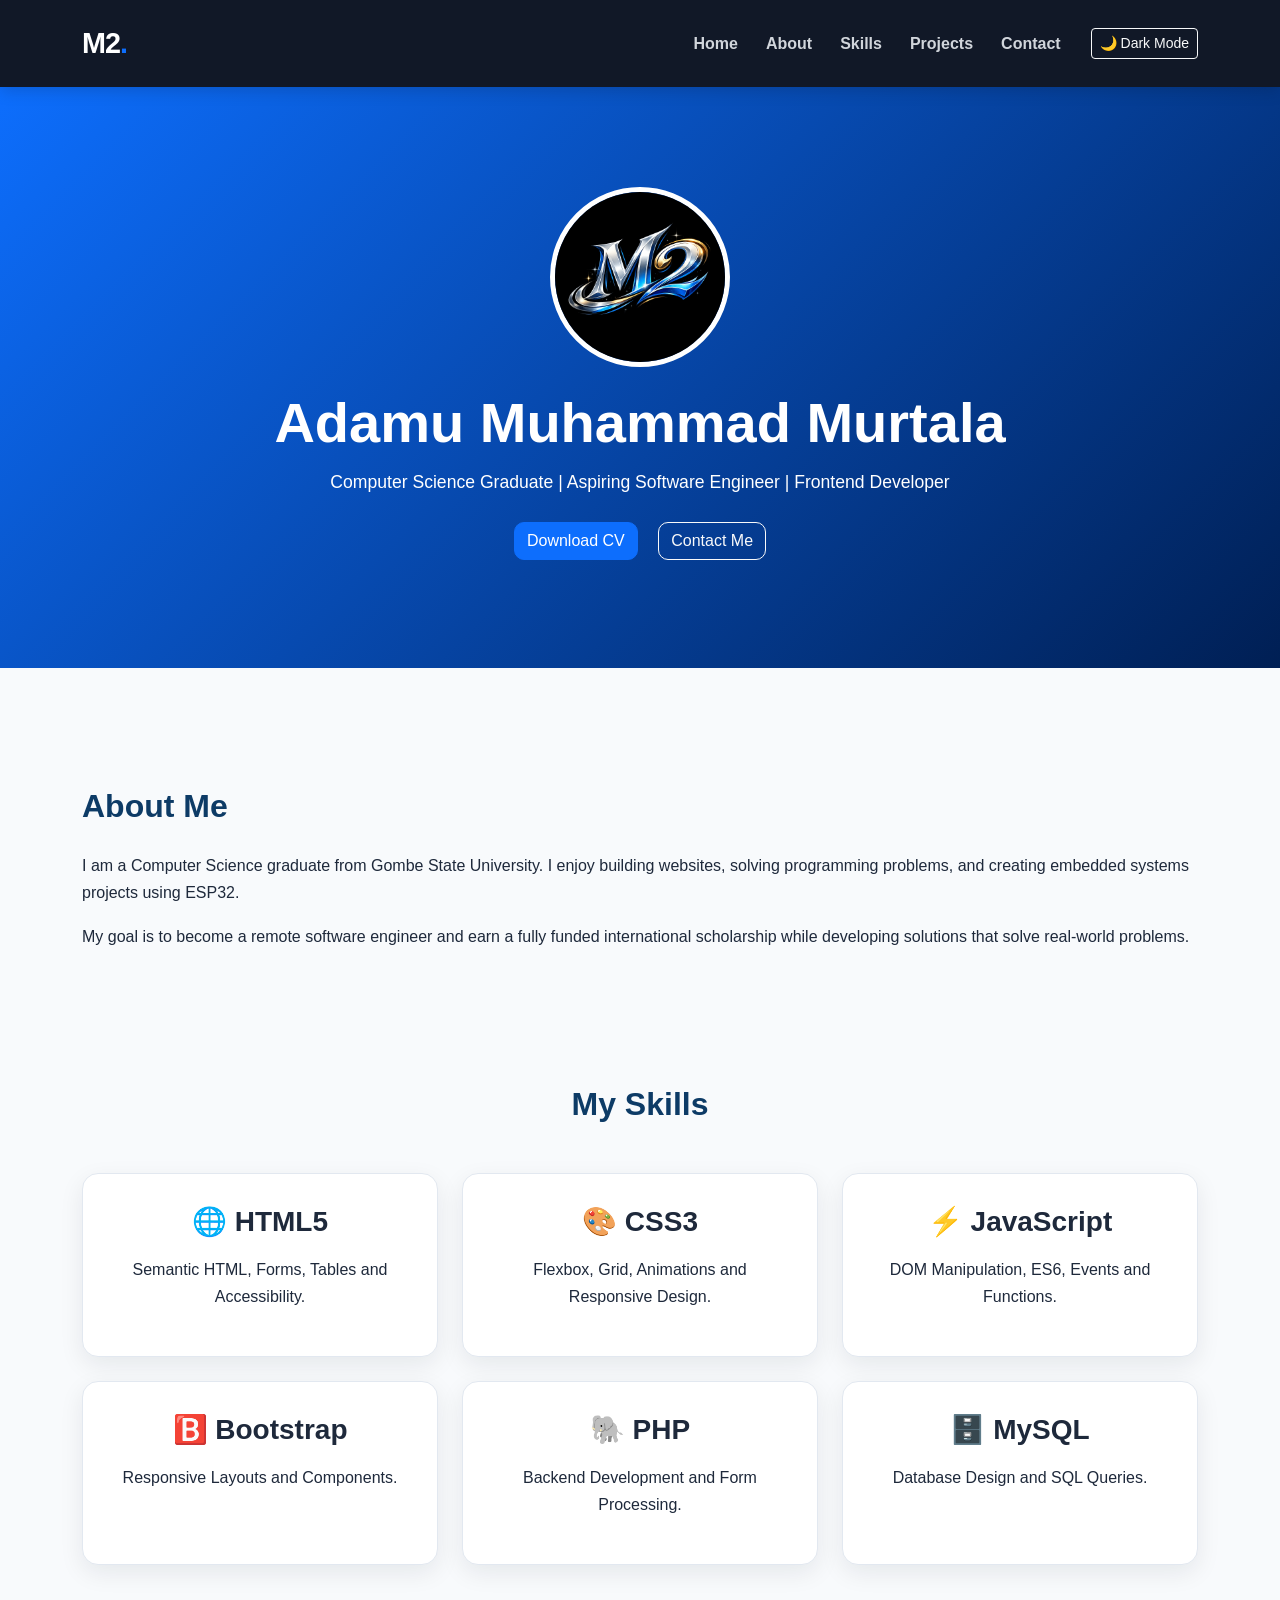
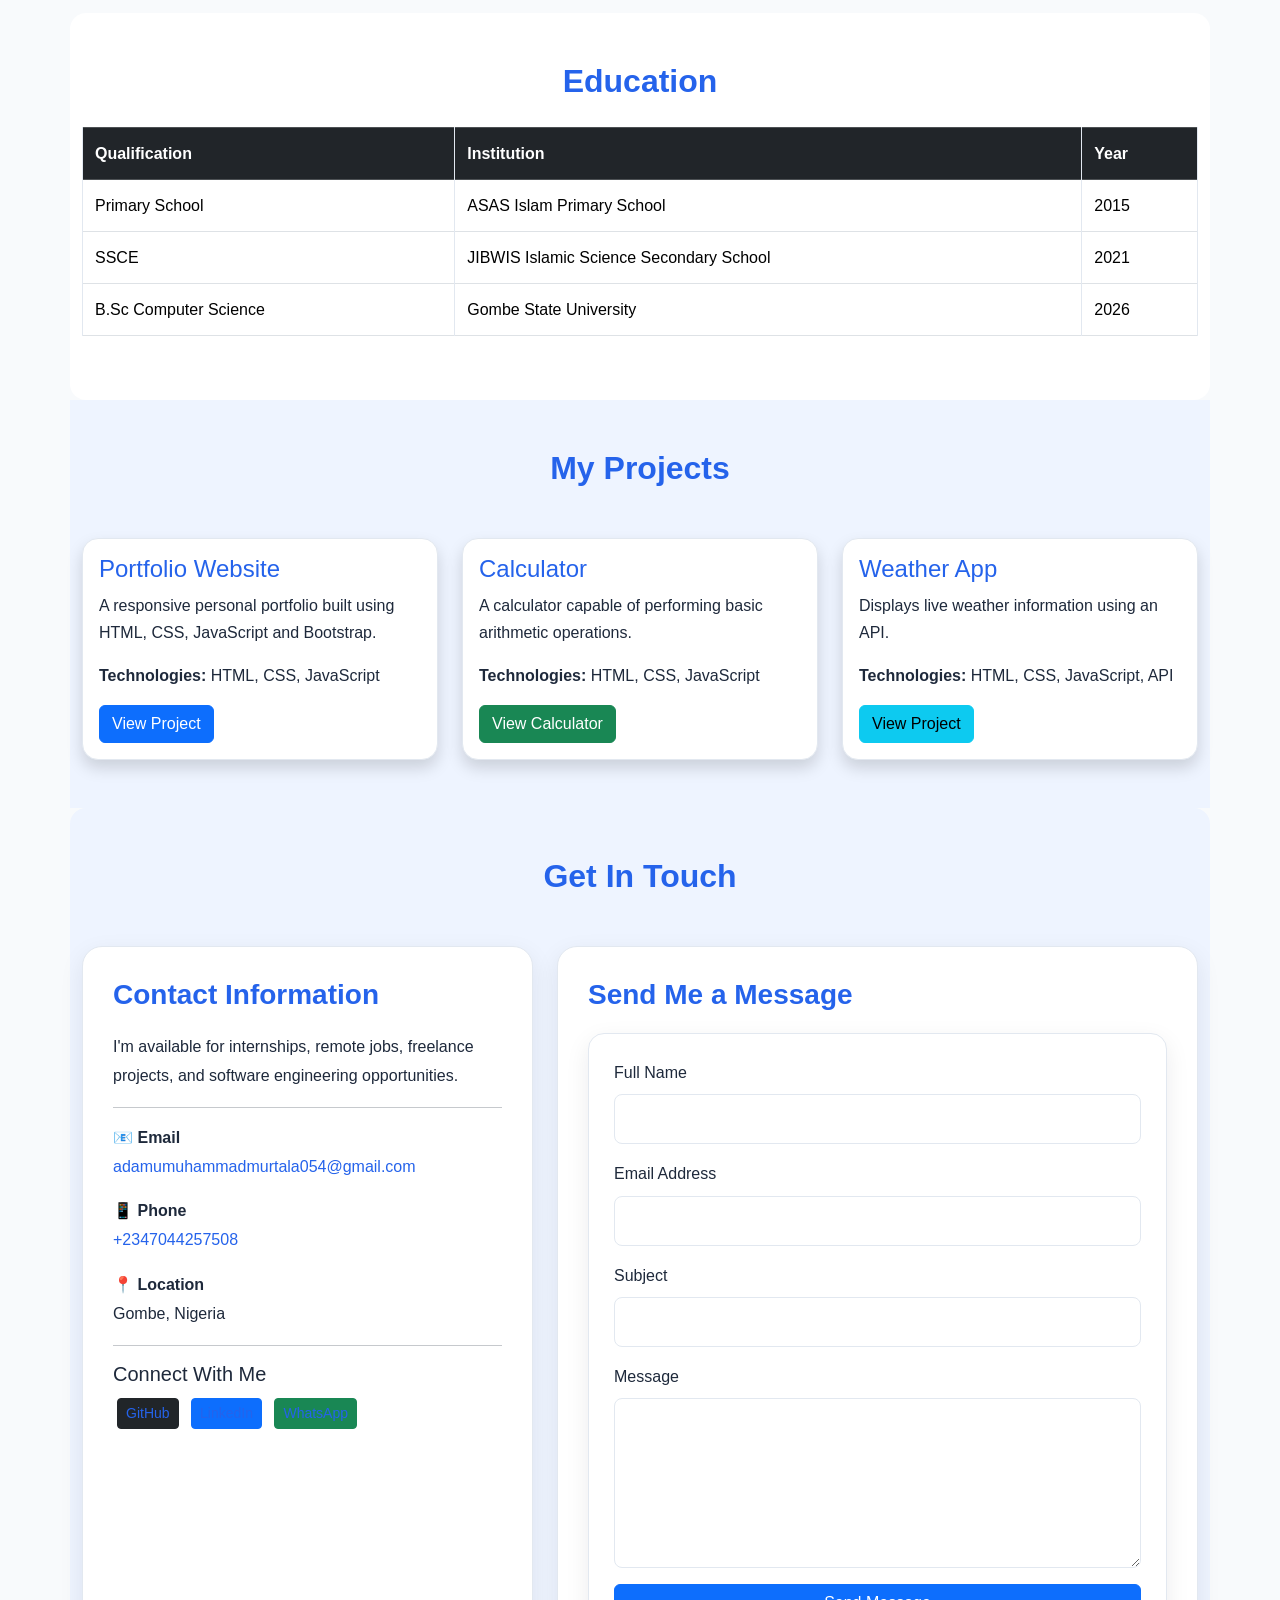
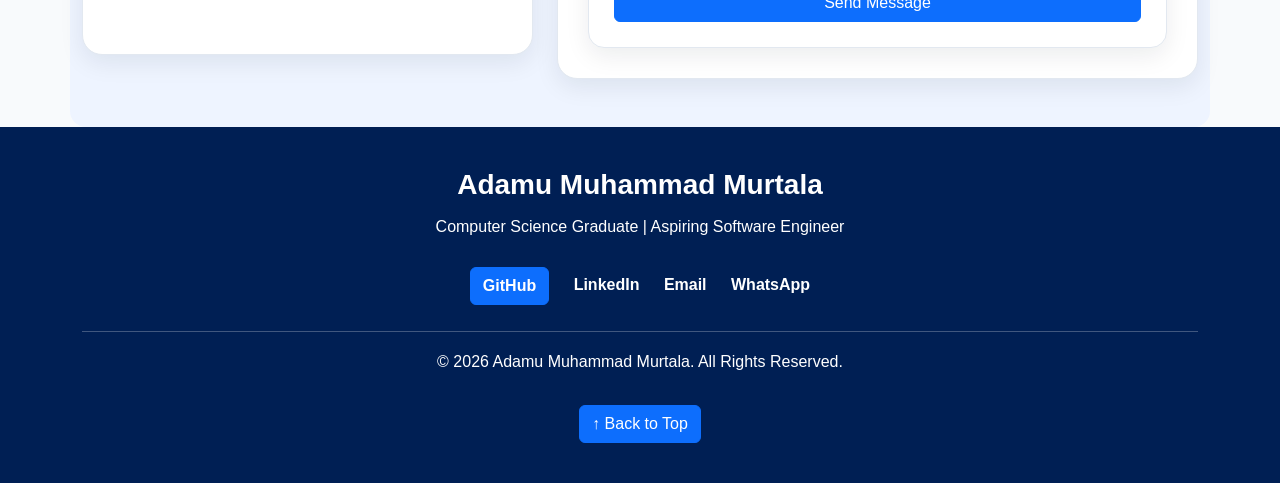
<file: index.html>
<!DOCTYPE html>
<html lang="en">
<head>
    <meta charset="UTF-8">
    <meta name="viewport" content="width=device-width, initial-scale=1.0">
    <title>Adamu Muhammad Murtala | Portfolio</title>
    
    <link rel="icon" href="images/m2.ico">

    <!-- Bootstrap CSS -->
    <link rel="stylesheet" href="css/bootstrap.min.css">

    <!-- Custom CSS -->
    <link rel="stylesheet" href="css/styles.css">
</head>

<body>
    <nav class="navbar navbar-expand-lg navbar-dark bg-dark sticky-top" id="mainNav">
    <div class="container">

        <!-- Brand -->
        <a class="navbar-brand fw-bold" href="#home">
            M2<span class="text-primary">.</span>
        </a>

        <!-- Mobile menu button -->
        <button
            class="navbar-toggler custom-toggler"
            type="button"
            data-bs-toggle="collapse"
            data-bs-target="#mainNavbar"
            aria-controls="mainNavbar"
            aria-expanded="false"
            aria-label="Toggle navigation">

            <span class="navbar-toggler-icon"></span>
        </button>

        <!-- Navigation links -->
        <div class="collapse navbar-collapse" id="mainNavbar">
            <ul class="navbar-nav ms-auto align-items-lg-center">

                <li class="nav-item">
                    <a class="nav-link" href="#home">Home</a>
                </li>

                <li class="nav-item">
                    <a class="nav-link" href="#about">About</a>
                </li>

                <li class="nav-item">
                    <a class="nav-link" href="#skills">Skills</a>
                </li>

                <li class="nav-item">
                    <a class="nav-link" href="#projects">Projects</a>
                </li>

                <li class="nav-item">
                    <a class="nav-link" href="#contact">Contact</a>
                </li>

                <li class="nav-item ms-lg-3">
                    <button
                        id="darkModeBtn"
                        class="btn btn-outline-light btn-sm theme-btn"
                        type="button">
                        🌙 Dark Mode
                    </button>
                </li>

            </ul>
        </div>
    </div>
</nav>

  <div class="navbar-backdrop" id="navbarBackdrop"></div>

<section id="home" class="hero">

<div class="container text-center">

<img src="images/m2.jpeg"
alt="Adamu Muhammad Murtala"
class="profile-image">

<h1>Adamu Muhammad Murtala</h1>

<p class="lead">

Computer Science Graduate  |  Aspiring Software Engineer |
Frontend Developer 

</p>

<a href="documents/Adamu-Murtala-CV.pdf"
   class="btn btn-primary"
   download>
    Download CV
</a>

<a href="#contact"
class="btn btn-outline-light">

Contact Me

</a>

</div>

</section>



<section id="about" class="container mt-5">

<h2>About Me</h2>

<p>

I am a Computer Science graduate from Gombe State University. I enjoy building websites, solving programming problems, and creating embedded systems projects using ESP32.

</p>

<p>

My goal is to become a remote software engineer and earn a fully funded international scholarship while developing solutions that solve real-world problems.

</p>

</section>
<section id="skills" class="container py-5">

    <h2 class="text-center mb-5">My Skills</h2>

    <div class="row g-4">

        <div class="col-md-4 col-sm-6">
            <div class="skill-card">
                <h3>🌐 HTML5</h3>
                <p>Semantic HTML, Forms, Tables and Accessibility.</p>
            </div>
        </div>

        <div class="col-md-4 col-sm-6">
            <div class="skill-card">
                <h3>🎨 CSS3</h3>
                <p>Flexbox, Grid, Animations and Responsive Design.</p>
            </div>
        </div>

        <div class="col-md-4 col-sm-6">
            <div class="skill-card">
                <h3>⚡ JavaScript</h3>
                <p>DOM Manipulation, ES6, Events and Functions.</p>
            </div>
        </div>

        <div class="col-md-4 col-sm-6">
            <div class="skill-card">
                <h3>🅱️ Bootstrap</h3>
                <p>Responsive Layouts and Components.</p>
            </div>
        </div>

        <div class="col-md-4 col-sm-6">
            <div class="skill-card">
                <h3>🐘 PHP</h3>
                <p>Backend Development and Form Processing.</p>
            </div>
        </div>

        <div class="col-md-4 col-sm-6">
            <div class="skill-card">
                <h3>🗄️ MySQL</h3>
                <p>Database Design and SQL Queries.</p>
            </div>
        </div>

    </div>

</section>

<section id="education" class="container py-5">

    <h2 class="text-center mb-4">Education</h2>

    <div class="table-responsive">

        <table class="table table-bordered table-hover">

            <thead class="table-dark">

                <tr>
                    <th>Qualification</th>
                    <th>Institution</th>
                    <th>Year</th>
                </tr>

            </thead>

            <tbody>

                <tr>
                    <td>Primary School</td>
                    <td>ASAS Islam Primary School</td>
                    <td>2015</td>
                </tr>

                <tr>
                    <td>SSCE</td>
                    <td>JIBWIS Islamic Science Secondary School</td>
                    <td>2021</td>
                </tr>

                <tr>
                    <td>B.Sc Computer Science</td>
                    <td>Gombe State University</td>
                    <td>2026</td>
                </tr>

            </tbody>

        </table>

    </div>

</section>
<section id="projects" class="container py-5">

    <h2 class="text-center mb-5">My Projects</h2>

    <div class="row g-4">

        <div class="col-md-4">
            <div class="card h-100 shadow">
                <div class="card-body">
                    <h4 class="card-title">Portfolio Website</h4>
                    <p class="card-text">
                        A responsive personal portfolio built using HTML, CSS, JavaScript and Bootstrap.
                    </p>

                    <p><strong>Technologies:</strong> HTML, CSS, JavaScript</p>

                    <a href="#" class="btn btn-primary">
                        View Project
                    </a>
                </div>
            </div>
        </div>

        <div class="col-md-4">
            <div class="card h-100 shadow">
                <div class="card-body">
                    <h4 class="card-title">Calculator</h4>

                    <p class="card-text">
                        A calculator capable of performing basic arithmetic operations.
                    </p>

                    <p><strong>Technologies:</strong> HTML, CSS, JavaScript</p>

<a href="projects/Calculator/index.html"
   class="btn btn-success"
   target="_blank"
   rel="noopener noreferrer">
    View Calculator
</a>                </div>
            </div>
        </div>

        <div class="col-md-4">
            <div class="card h-100 shadow">
                <div class="card-body">
                    <h4 class="card-title">Weather App</h4>

                    <p class="card-text">
                        Displays live weather information using an API.
                    </p>

                    <p><strong>Technologies:</strong> HTML, CSS, JavaScript, API</p>

                    <a href="#" class="btn btn-info">
                        View Project
                    </a>
                </div>
            </div>
        </div>

    </div>

</section>


<section id="contact" class="container py-5">

    <h2 class="text-center mb-5">Get In Touch</h2>

    <div class="row">

        <!-- Contact Information -->
        <div class="col-lg-5 mb-4">

            <div class="contact-card">

                <h3>Contact Information</h3>

                <p>
                    I'm available for internships, remote jobs, freelance projects,
                    and software engineering opportunities.
                </p>

                <hr>

                <p>📧 <strong>Email</strong><br>
                <a href="mailto:adamumuhammadmurtala054@gmail.com">
                adamumuhammadmurtala054@gmail.com
                </a>
                </p>

                <p>📱 <strong>Phone</strong><br>
                <a href="tel:+2347044257508">
                +2347044257508
                </a>
                </p>

                <p>📍 <strong>Location</strong><br>
                Gombe, Nigeria
                </p>

                <hr>

                <h5>Connect With Me</h5>

                <a href="https://github.com/yourusername"
                   class="btn btn-dark btn-sm m-1">
                   GitHub
                </a>

                <a href="https://linkedin.com/in/yourusername"
                   class="btn btn-primary btn-sm m-1">
                   LinkedIn
                </a>

                <a href="https://wa.me/2347044257508"
                   class="btn btn-success btn-sm m-1">
                   WhatsApp
                </a>

            </div>

        </div>

        <!-- Contact Form -->

        <div class="col-lg-7">

            <div class="contact-card">

                <h3>Send Me a Message</h3>

                <form id="contactForm"
      action="https://formspree.io/f/meaernwb"
      method="POST">

    <div class="mb-3">
        <label for="fullname" class="form-label">Full Name</label>
        <input
            type="text"
            class="form-control"
            id="fullname"
            name="fullname"
            required>
    </div>

    <div class="mb-3">
        <label for="email" class="form-label">Email Address</label>
        <input
            type="email"
            class="form-control"
            id="email"
            name="email"
            required>
    </div>

    <div class="mb-3">
        <label for="subject" class="form-label">Subject</label>
        <input
            type="text"
            class="form-control"
            id="subject"
            name="subject"
            required>
    </div>

    <div class="mb-3">
        <label for="message" class="form-label">Message</label>
        <textarea
            class="form-control"
            id="message"
            name="message"
            rows="6"
            required></textarea>
    </div>

    <button type="submit" class="btn btn-primary w-100">
        Send Message
    </button>

</form>

            </div>

        </div>

    </div>

</section>
<footer class="footer">

    <div class="container">

        <h3>Adamu Muhammad Murtala</h3>

        <p>Computer Science Graduate | Aspiring Software Engineer</p>

        <div class="social-links">

            <a href="https://github.com/Adamsy8104"
   class="btn btn-primary"
   target="_blank"
   rel="noopener noreferrer">
    GitHub
  </a>
          <a href="#" target="_blank">
                LinkedIn
          </a>

            <a href="mailto:adamumuhammadmurtala054@gmail.com">
                Email
            </a>

            <a href="https://wa.me/2349049134060" target="_blank">
                WhatsApp
            </a>

        </div>

        <hr>

        <p>
            &copy; <span id="year"></span> Adamu Muhammad Murtala.
            All Rights Reserved.
        </p>

        <button id="topBtn" class="btn btn-primary">
            ↑ Back to Top
        </button>

    </div>

</footer>
<script src="js/bootstrap.bundle.min.js"></script>  
<script src="js/script.js"></script>

  </body>
  </html>
</file>
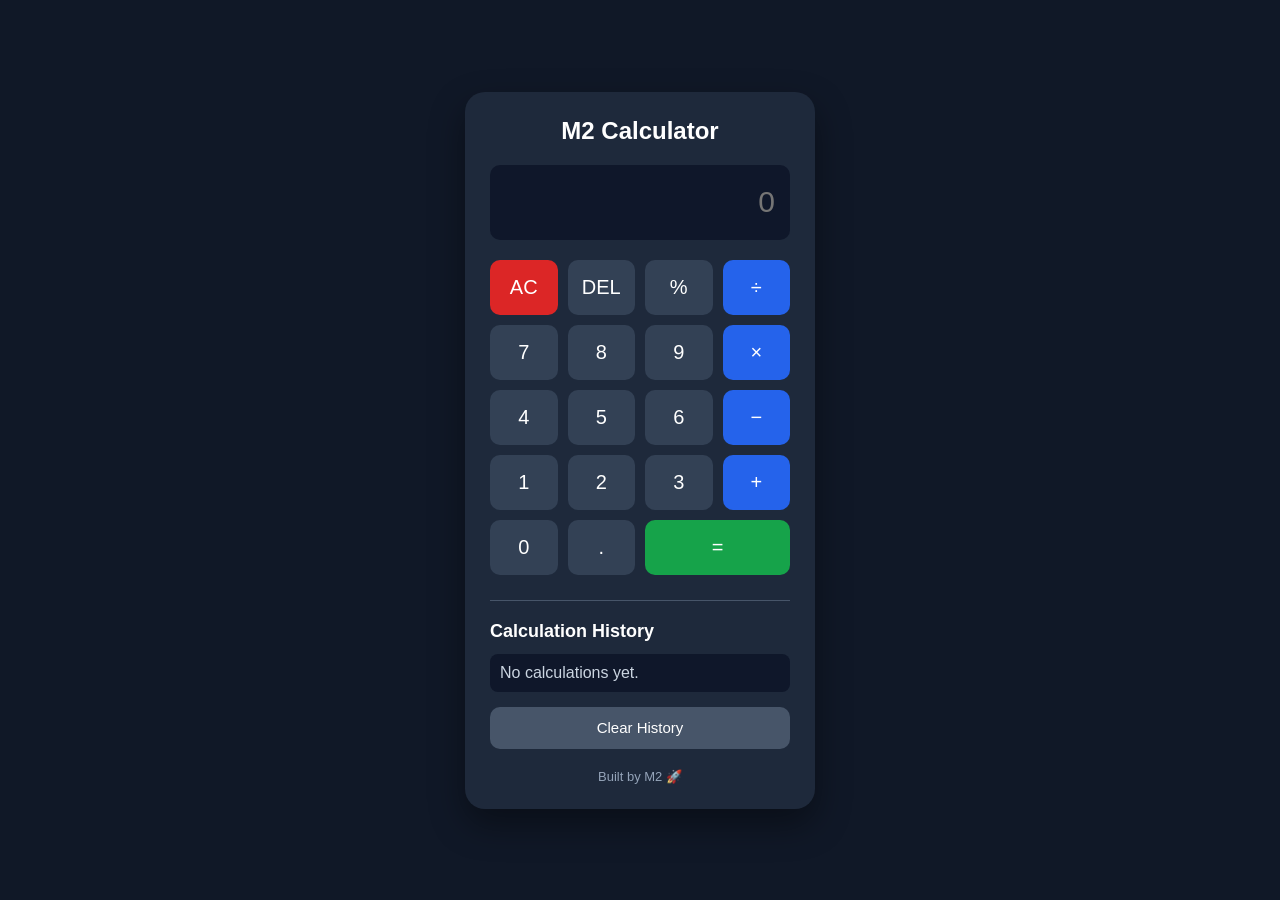
<file: projects/Calculator/index.html>
<!DOCTYPE html>
<html lang="en">
<head>
    <meta charset="UTF-8">
    <meta name="viewport" content="width=device-width, initial-scale=1.0">

    <title>M2 Calculator</title>

    <link rel="stylesheet" href="style.css">
</head>

<body>

    <div class="calculator">

        <h1>M2 Calculator</h1>

        <input
    type="text"
    id="display"
    placeholder="0"
    readonly
    aria-label="Calculator display"
>
        <div class="buttons">

            <button class="clear" onclick="clearDisplay()">AC</button>
            <button onclick="deleteLast()">DEL</button>
            <button onclick="appendValue('%')">%</button>
            <button class="operator" onclick="appendValue('/')">÷</button>

            <button onclick="appendValue('7')">7</button>
            <button onclick="appendValue('8')">8</button>
            <button onclick="appendValue('9')">9</button>
            <button class="operator" onclick="appendValue('*')">×</button>

            <button onclick="appendValue('4')">4</button>
            <button onclick="appendValue('5')">5</button>
            <button onclick="appendValue('6')">6</button>
            <button class="operator" onclick="appendValue('-')">−</button>

            <button onclick="appendValue('1')">1</button>
            <button onclick="appendValue('2')">2</button>
            <button onclick="appendValue('3')">3</button>
            <button class="operator" onclick="appendValue('+')">+</button>

            <button onclick="appendValue('0')">0</button>
            <button onclick="appendValue('.')">.</button>
            <button class="equals" onclick="calculate()">=</button>

        </div>

        <div class="history">
    <h2>Calculation History</h2>

    <ul id="historyList">
        <li>No calculations yet.</li>
    </ul>

    <button id="clearHistory" type="button">
        Clear History
    </button>
</div>

<p>Built by M2 🚀</p>

    </div>

    <script src="script.js"></script>

</body>
</html>
</file>
<file: css/styles.css>
/* =========================================
   1. GLOBAL SETTINGS
========================================= */

:root {
    --primary: #2563eb;
    --primary-hover: #1d4ed8;
    --hero-start: #0d6efd;
    --hero-end: #001f54;

    --background: #f8fafc;
    --surface: #ffffff;
    --surface-alt: #eef4ff;

    --text: #1e293b;
    --muted: #64748b;
    --border: #e2e8f0;

    --navbar-bg: #111827;
    --footer-bg: #001f54;

    --shadow: 0 8px 24px rgba(15, 23, 42, 0.08);
    --radius: 16px;
}

* {
    margin: 0;
    padding: 0;
    box-sizing: border-box;
}

html {
    scroll-behavior: smooth;
    scroll-padding-top: 85px;
}

body {
    font-family: Arial, sans-serif;
    font-size: 16px;
    line-height: 1.7;
    background: var(--background);
    color: var(--text);
    transition: background-color 0.3s ease, color 0.3s ease;
}

img {
    display: block;
    max-width: 100%;
    height: auto;
}

a {
    transition: color 0.25s ease, background-color 0.25s ease;
}

section {
    padding: 70px 20px;
}

h1,
h2,
h3 {
    line-height: 1.3;
    font-weight: 700;
}

h2 {
    margin-bottom: 25px;
    color: #0d3b66;
}

/* =========================================
   2. HERO SECTION
========================================= */

.hero {
    background: linear-gradient(
        135deg,
        var(--hero-start),
        var(--hero-end)
    );
    color: #ffffff;
    padding: 100px 20px;
}

.hero h1 {
    font-size: clamp(2rem, 5vw, 3.5rem);
}

.hero p {
    font-size: 1.1rem;
}

.hero .btn {
    margin: 8px;
    border-radius: 10px;
}

.profile-image {
    width: 180px;
    height: 180px;
    object-fit: cover;
    border-radius: 50%;
    border: 5px solid #ffffff;
    margin: 0 auto 20px;
}

/* =========================================
   3. SKILLS
========================================= */

.skill-card {
    height: 100%;
    padding: 30px;
    text-align: center;
    background: var(--surface);
    color: var(--text);
    border: 1px solid var(--border);
    border-radius: var(--radius);
    box-shadow: var(--shadow);
    transition: transform 0.3s ease, background-color 0.3s ease;
}

.skill-card h3 {
    margin-bottom: 15px;
}

.skill-card:hover {
    background: var(--primary);
    color: #ffffff;
    transform: translateY(-6px);
}

/* =========================================
   4. EDUCATION
========================================= */

#education {
    background: var(--surface);
    border-radius: var(--radius);
}

#education h2 {
    color: var(--primary);
}

#education table {
    background: var(--surface);
    color: var(--text);
}

#education th,
#education td {
    padding: 12px;
    border-color: var(--border);
}

/* =========================================
   5. PROJECTS
========================================= */

#projects {
    background: var(--surface-alt);
}

#projects h2 {
    color: var(--primary);
}

.card {
    height: 100%;
    background: var(--surface);
    color: var(--text);
    border: 1px solid var(--border);
    border-radius: var(--radius);
    overflow: hidden;
    box-shadow: var(--shadow);
    transition: transform 0.3s ease, box-shadow 0.3s ease;
}

.card:hover {
    transform: translateY(-6px);
    box-shadow: 0 16px 32px rgba(15, 23, 42, 0.12);
}

.card-title {
    color: var(--primary);
}

/* =========================================
   6. CONTACT
========================================= */

#contact {
    background: var(--surface-alt);
    border-radius: var(--radius);
}

#contact h2 {
    color: var(--primary);
}

#contact form {
    padding: 25px;
    background: var(--surface);
    color: var(--text);
    border: 1px solid var(--border);
    border-radius: var(--radius);
    box-shadow: var(--shadow);
}

.contact-card {
    height: 100%;
    padding: 30px;
    background: var(--surface);
    color: var(--text);
    border: 1px solid var(--border);
    border-radius: 20px;
    box-shadow: var(--shadow);
    transition: transform 0.3s ease;
}

.contact-card:hover {
    transform: translateY(-5px);
}

.contact-card h3 {
    color: var(--primary);
    margin-bottom: 20px;
}

.contact-card p {
    line-height: 1.8;
}

.contact-card a {
    color: var(--primary);
    text-decoration: none;
}

.contact-card a:hover {
    text-decoration: underline;
}

/* Form controls */

#contact input,
#contact textarea,
#contact select {
    width: 100%;
    border: 1px solid var(--border);
    border-radius: 8px;
    padding: 12px;
    background: var(--surface);
    color: var(--text);
}

#contact input:focus,
#contact textarea:focus,
#contact select:focus {
    outline: 2px solid var(--primary);
    outline-offset: 1px;
}

/* =========================================
   7. FOOTER
========================================= */

.footer {
    padding: 40px 20px;
    background: var(--footer-bg);
    color: #ffffff;
    text-align: center;
}

.footer h3 {
    margin-bottom: 10px;
}

.footer p {
    margin: 10px 0;
}

.social-links {
    margin: 20px 0;
}

.social-links a {
    display: inline-block;
    color: #ffffff;
    text-decoration: none;
    margin: 6px 10px;
    font-weight: 600;
}

.social-links a:hover {
    color: #fbbf24;
}

#topBtn {
    margin-top: 20px;
}

/* =========================================
   8. PROFESSIONAL NAVBAR
========================================= */

#mainNav {
    position: sticky;
    top: 0;
    z-index: 1050;
    padding: 14px 0;
    background: var(--navbar-bg) !important;
    box-shadow: 0 4px 15px rgba(0, 0, 0, 0.15);
}

#mainNav .navbar-brand {
    color: #ffffff;
    font-size: 1.8rem;
    font-weight: 800;
    letter-spacing: -1px;
}

#mainNav .navbar-brand span {
    color: #60a5fa;
}

#mainNav .nav-link {
    color: #d1d5db;
    font-weight: 600;
    padding: 10px 14px;
    border-radius: 9px;
}

#mainNav .nav-link:hover,
#mainNav .nav-link:focus {
    color: #ffffff;
    background: var(--primary);
}

#mainNav .navbar-toggler {
    padding: 9px 12px;
    border: 1px solid #64748b;
    border-radius: 10px;
    box-shadow: none;
}

#mainNav .navbar-toggler:focus {
    box-shadow: 0 0 0 3px rgba(59, 130, 246, 0.35);
}

/* Mobile dropdown */

@media (max-width: 991.98px) {
    #mainNav .navbar-collapse {
        position: absolute;
        top: calc(100% + 8px);
        right: 12px;
        left: auto;

        width: min(280px, calc(100vw - 24px));
        max-height: 70vh;
        overflow-y: auto;

        padding: 14px;
        background: #ffffff;
        border: 1px solid #e2e8f0;
        border-radius: 16px 5px 16px 16px;
        box-shadow: 0 12px 35px rgba(0, 0, 0, 0.2);
    }

    #mainNav .navbar-nav {
        align-items: stretch !important;
        gap: 4px;
    }

    #mainNav .nav-link {
        color: #1e293b;
        padding: 11px 13px;
    }

    #mainNav .nav-link:hover,
    #mainNav .nav-link:focus {
        color: #ffffff;
        background: var(--primary);
    }

    #mainNav #darkModeBtn {
        width: 100%;
        margin-top: 8px;
        padding: 10px;
        color: var(--primary);
        border-color: var(--primary);
        border-radius: 10px;
    }

    #mainNav #darkModeBtn:hover {
        color: #ffffff;
        background: var(--primary);
    }
}

/* Desktop navigation */

@media (min-width: 992px) {
    #mainNav .navbar-collapse {
        position: static;
        width: auto;
        max-height: none;
        padding: 0;
        overflow: visible;
        background: transparent;
        border: none;
        border-radius: 0;
        box-shadow: none;
    }

    #mainNav .navbar-toggler {
        display: none;
    }
}

/* =========================================
   9. BACKDROP
========================================= */

.navbar-backdrop {
    position: fixed;
    inset: 0;
    z-index: 1040;
    background: rgba(15, 23, 42, 0.2);
    opacity: 0;
    visibility: hidden;
    pointer-events: none;
    transition: opacity 0.2s ease;
}

.navbar-backdrop.visible {
    opacity: 1;
    visibility: visible;
    pointer-events: auto;
}

/* =========================================
   10. DARK MODE
========================================= */

body.dark-mode {
    --background: #0b1220;
    --surface: #172033;
    --surface-alt: #111827;
    --text: #e5e7eb;
    --muted: #a8b3c7;
    --border: #334155;

    background: var(--background);
    color: var(--text);
}

/* Section backgrounds */

body.dark-mode #education,
body.dark-mode #projects,
body.dark-mode #contact {
    background: var(--surface-alt);
    color: var(--text);
}

/* Headings */

body.dark-mode h2,
body.dark-mode #education h2,
body.dark-mode #projects h2,
body.dark-mode #contact h2 {
    color: #93c5fd;
}

/* Cards */

body.dark-mode .card,
body.dark-mode .skill-card,
body.dark-mode .contact-card,
body.dark-mode #contact form {
    background: var(--surface);
    color: var(--text);
    border-color: var(--border);
}

body.dark-mode .card-title,
body.dark-mode .contact-card h3 {
    color: #93c5fd;
}

/* Tables */

body.dark-mode #education table,
body.dark-mode #education th,
body.dark-mode #education td {
    background: var(--surface);
    color: var(--text);
    border-color: var(--border);
}

/* Form fields */

body.dark-mode #contact input,
body.dark-mode #contact textarea,
body.dark-mode #contact select {
    background: #0b1220;
    color: #f8fafc;
    border-color: #475569;
}

body.dark-mode #contact input::placeholder,
body.dark-mode #contact textarea::placeholder {
    color: #a8b3c7;
}

/* Links and muted text */

body.dark-mode .contact-card a {
    color: #93c5fd;
}

body.dark-mode .text-muted {
    color: #cbd5e1 !important;
}

/* Keep the mobile dropdown readable in dark mode */

body.dark-mode #mainNav .navbar-collapse {
    background: #172033;
    border-color: #334155;
}

body.dark-mode #mainNav .nav-link {
    color: #e5e7eb;
}

body.dark-mode #mainNav .nav-link:hover,
body.dark-mode #mainNav .nav-link:focus {
    color: #ffffff;
    background: #2563eb;
}

body.dark-mode #mainNav #darkModeBtn {
    color: #93c5fd;
    border-color: #64748b;
}

/* =========================================
   11. RESPONSIVE AND ACCESSIBILITY
========================================= */

@media (max-width: 768px) {
    section {
        padding: 45px 18px;
    }

    .hero {
        padding: 70px 18px;
    }

    .hero h1 {
        font-size: 2rem;
    }

    .profile-image {
        width: 140px;
        height: 140px;
    }

    .contact-card,
    #contact form {
        padding: 20px;
    }

    #education table {
        font-size: 0.9rem;
    }
}

@media (prefers-reduced-motion: reduce) {
    *,
    *::before,
    *::after {
        scroll-behavior: auto !important;
        transition-duration: 0.01ms !important;
        animation-duration: 0.01ms !important;
    }
}
</file>
<file: projects/Calculator/style.css>
* {
    margin: 0;
    padding: 0;
    box-sizing: border-box;
}

body {
    min-height: 100vh;
    display: flex;
    justify-content: center;
    align-items: center;
    background: #101827;
    font-family: Arial, sans-serif;
    padding: 20px;
}

.calculator {
    width: 100%;
    max-width: 350px;
    background: #1e293b;
    padding: 25px;
    border-radius: 20px;
    box-shadow: 0 15px 35px rgba(0, 0, 0, 0.4);
}

h1 {
    color: white;
    text-align: center;
    font-size: 24px;
    margin-bottom: 20px;
}

#display {
    width: 100%;
    height: 75px;
    margin-bottom: 20px;
    padding: 15px;
    border: none;
    border-radius: 10px;
    background: #0f172a;
    color: white;
    font-size: 30px;
    text-align: right;
}

.buttons {
    display: grid;
    grid-template-columns: repeat(4, 1fr);
    gap: 10px;
}

button {
    min-height: 55px;
    border: none;
    border-radius: 10px;
    background: #334155;
    color: white;
    font-size: 20px;
    cursor: pointer;
    transition: 0.2s;
}

button:active {
    transform: scale(0.94);
}

.operator {
    background: #2563eb;
}

.clear {
    background: #dc2626;
}

.equals {
    background: #16a34a;
    grid-column: span 2;
}

p {
    margin-top: 20px;
    text-align: center;
    color: #94a3b8;
    font-size: 13px;
}
.history {
    margin-top: 25px;
    padding-top: 20px;
    border-top: 1px solid #475569;
}

.history h2 {
    color: white;
    font-size: 18px;
    margin-bottom: 12px;
}

#historyList {
    list-style: none;
    padding: 0;
    margin-bottom: 15px;
}

#historyList li {
    color: #cbd5e1;
    background: #0f172a;
    padding: 10px;
    margin-bottom: 8px;
    border-radius: 8px;
    overflow-wrap: anywhere;
}

#clearHistory {
    width: 100%;
    min-height: 42px;
    background: #475569;
    font-size: 15px;
}

#clearHistory:active {
    background: #64748b;
}
</file>
